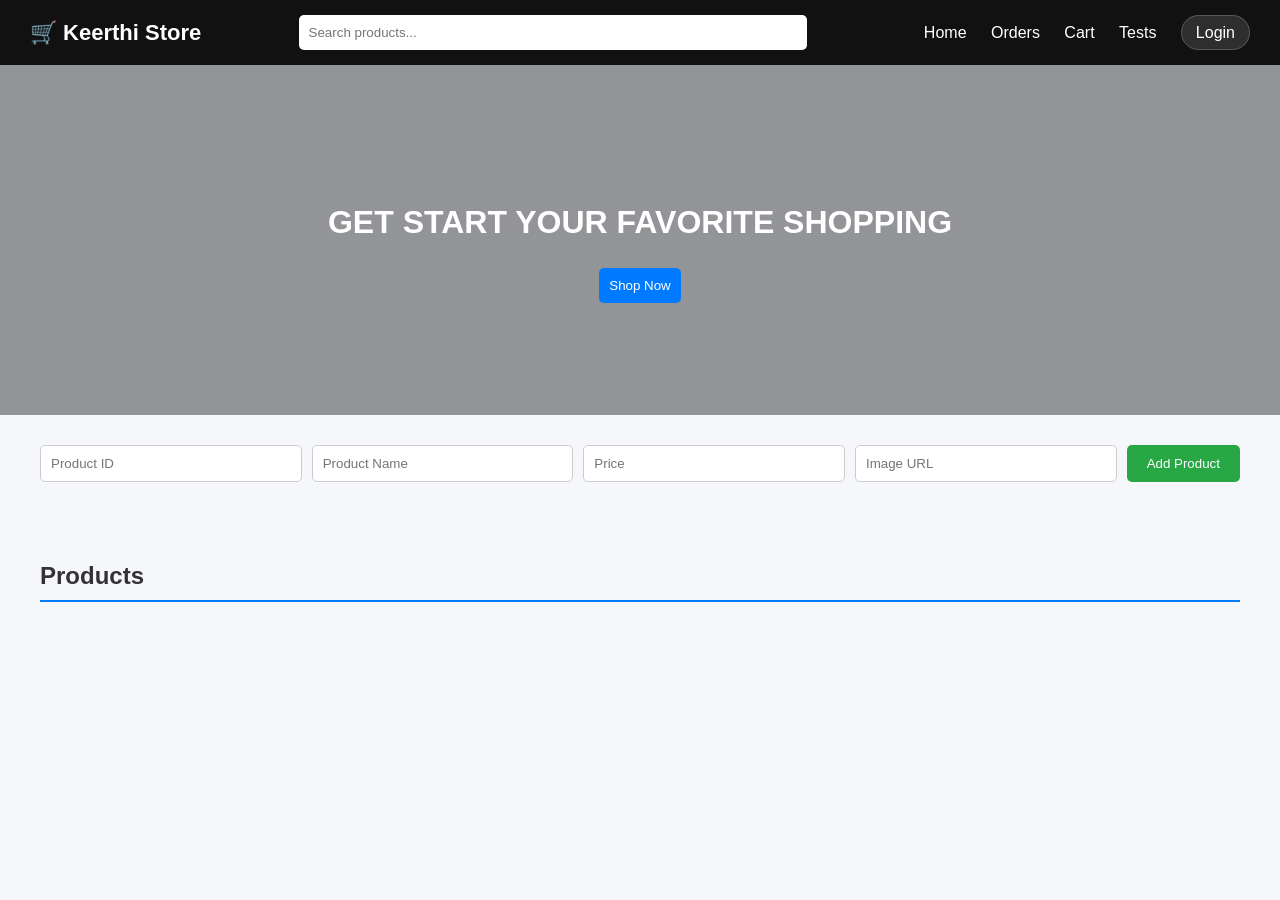
<file: frontend/pages/index.html>
<!DOCTYPE html>
<html>
<head>
    <meta charset="UTF-8">
    <title>Keerthi Store</title>

    <link rel="stylesheet" href="../css/style.css">
</head>

<body>

<!-- NAVBAR -->
<header class="navbar">
    <div class="logo">🛒 Keerthi Store</div>

    <input class="search" placeholder="Search products..." onkeyup="searchProduct()">

    <div class="nav-links">
        <a href="index.html">Home</a>
        <a href="orders.html">Orders</a>
        <a href="cart.html">Cart</a>
        <a href="../website.test.html">Tests</a>
        <a class="login-link" href="login.html">Login</a>
    </div>
</header>

<!-- HERO -->
<section class="hero">
    <div class="hero-text">
        <h1>GET START YOUR FAVORITE SHOPPING</h1>
        <button onclick="getProducts()">Shop Now</button>
    </div>
</section>

<!-- ADD PRODUCT -->
<div class="container">
    <div class="add-box">
        <input id="pid_add" placeholder="Product ID">
        <input id="name" placeholder="Product Name">
        <input id="price" placeholder="Price">
        <input id="image" placeholder="Image URL">
        <button onclick="addProduct()">Add Product</button>
    </div>
</div>

<!-- PRODUCTS -->
<div class="container">
    <h2>Products</h2>
    <div id="products" class="products"></div>
</div>

<script src="../js/script.js"></script>

</body>
</html>
</file>
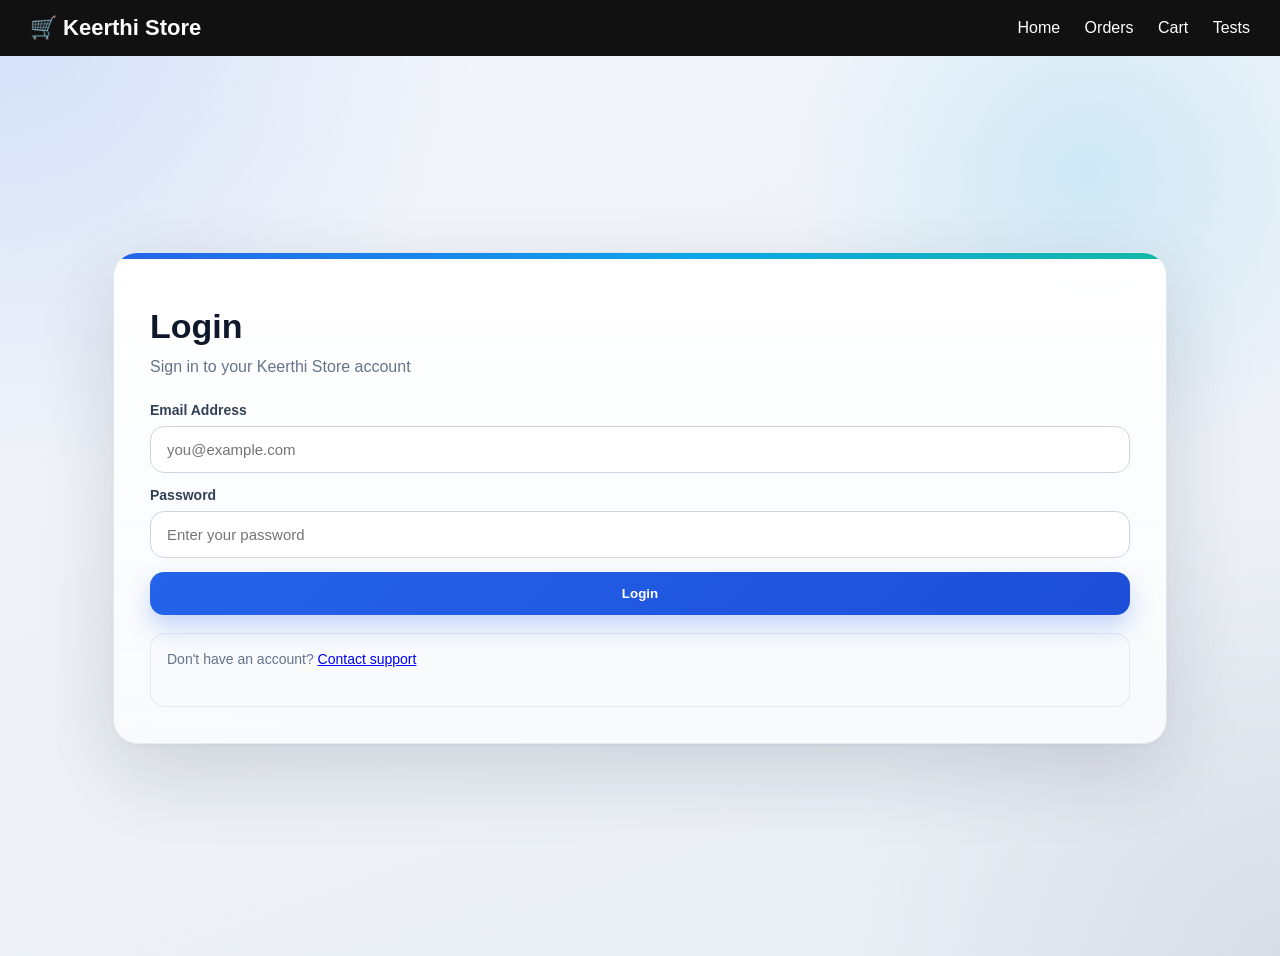
<file: frontend/login.html>
<!DOCTYPE html>
<html>
<head>
    <meta charset="UTF-8">
    <meta name="viewport" content="width=device-width, initial-scale=1.0">
    <title>Keerthi Store - Login</title>

    <link rel="stylesheet" href="css/style.css">
</head>

<body class="auth-page">

<header class="navbar">
    <div class="logo">🛒 Keerthi Store</div>

    <div class="nav-links">
        <a href="index.html">Home</a>
        <a href="orders.html">Orders</a>
        <a href="cart.html">Cart</a>
        <a href="website.test.html">Tests</a>
    </div>
</header>

<main class="auth-wrap">
    <section class="auth-card">
        <h1>Login</h1>
        <p>Sign in to your Keerthi Store account</p>

        <div id="loginMessage" class="auth-message"></div>

        <form class="auth-form" onsubmit="return handleLogin(event)">
            <label>
                Email Address
                <input id="loginEmail" type="email" placeholder="you@example.com" autocomplete="email" required>
            </label>

            <label>
                Password
                <input id="loginPassword" type="password" placeholder="Enter your password" autocomplete="current-password" required>
            </label>

            <button type="submit">Login</button>
        </form>

        <div class="auth-hint">
            <p>Don't have an account? <a href="index.html">Contact support</a></p>
        </div>
    </section>
</main>

<script src="js/script.js"></script>

</body>
</html>
</file>
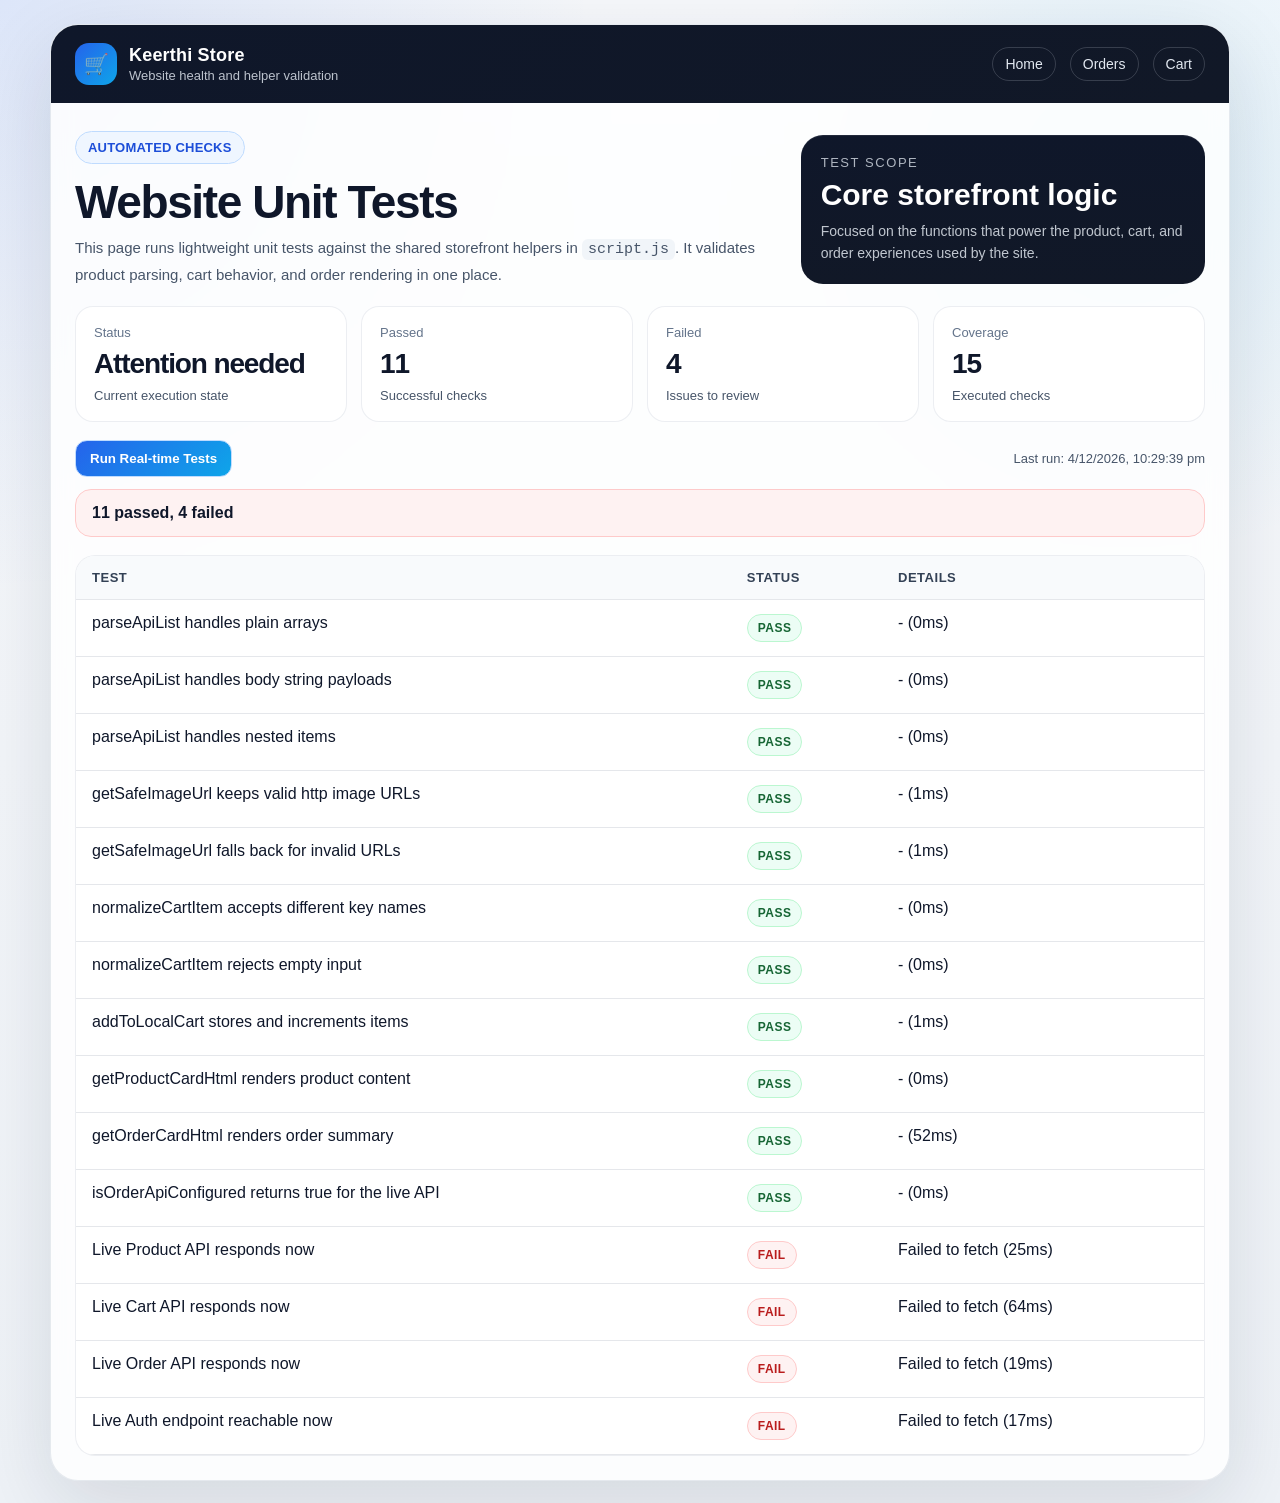
<file: frontend/website.test.html>
<!DOCTYPE html>
<html>
<head>
    <meta charset="UTF-8">
    <meta name="viewport" content="width=device-width, initial-scale=1.0">
    <title>Website Unit Tests</title>
    <meta name="color-scheme" content="light">
    <style>
        body {
            font-family: Aptos, "Segoe UI Variable Display", "Segoe UI", sans-serif;
            margin: 0;
            min-height: 100vh;
            color: #0f172a;
            background:
                radial-gradient(circle at top left, rgba(37, 99, 235, 0.12), transparent 30%),
                radial-gradient(circle at 88% 12%, rgba(14, 165, 233, 0.1), transparent 22%),
                linear-gradient(180deg, #f6f8fb 0%, #eef2f7 100%);
        }

        .panel {
            max-width: 1180px;
            margin: 0 auto;
            padding: 24px;
        }

        .shell {
            background: rgba(255, 255, 255, 0.82);
            border: 1px solid rgba(148, 163, 184, 0.22);
            border-radius: 28px;
            box-shadow: 0 24px 80px rgba(15, 23, 42, 0.12);
            overflow: hidden;
            backdrop-filter: blur(14px);
        }

        .topbar {
            display: flex;
            justify-content: space-between;
            align-items: center;
            gap: 16px;
            padding: 18px 24px;
            background: linear-gradient(135deg, #0f172a 0%, #111827 100%);
            color: #fff;
        }

        .brand {
            display: flex;
            align-items: center;
            gap: 12px;
        }

        .brand-mark {
            width: 42px;
            height: 42px;
            border-radius: 14px;
            background: linear-gradient(135deg, #2563eb 0%, #0ea5e9 100%);
            display: grid;
            place-items: center;
            font-size: 20px;
        }

        .brand-text h1 {
            margin: 0;
            font-size: 18px;
            letter-spacing: 0.2px;
        }

        .brand-text p {
            margin: 2px 0 0;
            color: rgba(226, 232, 240, 0.82);
            font-size: 13px;
        }

        .toplinks {
            display: flex;
            gap: 14px;
            flex-wrap: wrap;
        }

        .toplinks a {
            color: #e2e8f0;
            text-decoration: none;
            font-size: 14px;
            padding: 8px 12px;
            border-radius: 999px;
            border: 1px solid rgba(226, 232, 240, 0.18);
            transition: 0.2s ease;
        }

        .toplinks a:hover {
            background: rgba(255, 255, 255, 0.08);
        }

        .hero {
            padding: 28px 24px 18px;
            display: grid;
            grid-template-columns: 1.4fr 0.8fr;
            gap: 18px;
            align-items: center;
        }

        .eyebrow {
            display: inline-flex;
            align-items: center;
            gap: 8px;
            padding: 8px 12px;
            border-radius: 999px;
            background: #eff6ff;
            color: #1d4ed8;
            border: 1px solid #bfdbfe;
            font-size: 13px;
            font-weight: 700;
            letter-spacing: 0.2px;
            text-transform: uppercase;
        }

        .hero h2 {
            margin: 14px 0 10px;
            font-size: clamp(30px, 4vw, 46px);
            line-height: 1.05;
            letter-spacing: -0.03em;
            color: #0f172a;
        }

        .hero p {
            margin: 0;
            max-width: 760px;
            color: #475569;
            line-height: 1.65;
            font-size: 15px;
        }

        .hero-card {
            background: linear-gradient(180deg, #0f172a 0%, #111827 100%);
            color: #fff;
            border-radius: 22px;
            padding: 20px;
            box-shadow: inset 0 1px 0 rgba(255, 255, 255, 0.08);
        }

        .hero-card .label {
            color: rgba(226, 232, 240, 0.76);
            font-size: 13px;
            text-transform: uppercase;
            letter-spacing: 0.12em;
        }

        .hero-card .value {
            margin-top: 8px;
            font-size: 30px;
            font-weight: 800;
        }

        .hero-card .subvalue {
            margin-top: 8px;
            color: rgba(226, 232, 240, 0.84);
            line-height: 1.6;
            font-size: 14px;
        }

        .stats {
            display: grid;
            grid-template-columns: repeat(4, minmax(0, 1fr));
            gap: 14px;
            padding: 0 24px 18px;
        }

        .stat-card {
            background: rgba(255, 255, 255, 0.9);
            border: 1px solid rgba(148, 163, 184, 0.18);
            border-radius: 18px;
            padding: 18px;
        }

        .stat-label {
            color: #64748b;
            font-size: 13px;
            margin-bottom: 8px;
        }

        .stat-value {
            font-size: 28px;
            font-weight: 800;
            letter-spacing: -0.04em;
            color: #0f172a;
        }

        .stat-note {
            margin-top: 8px;
            color: #475569;
            font-size: 13px;
        }

        .content {
            padding: 0 24px 24px;
        }

        .actions {
            display: flex;
            justify-content: space-between;
            align-items: center;
            gap: 12px;
            margin-bottom: 12px;
            flex-wrap: wrap;
        }

        .run-btn {
            border: 1px solid #bfdbfe;
            background: linear-gradient(135deg, #2563eb 0%, #0ea5e9 100%);
            color: #fff;
            padding: 10px 14px;
            border-radius: 12px;
            font-weight: 700;
            cursor: pointer;
        }

        .run-btn:disabled {
            opacity: 0.7;
            cursor: not-allowed;
        }

        .run-meta {
            font-size: 13px;
            color: #475569;
        }

        .summary {
            padding: 14px 16px;
            border-radius: 16px;
            background: #eff6ff;
            border: 1px solid #bfdbfe;
            margin-bottom: 18px;
            font-weight: 700;
        }

        .table-wrap {
            overflow: hidden;
            border-radius: 20px;
            border: 1px solid rgba(148, 163, 184, 0.18);
            background: #fff;
        }

        table {
            width: 100%;
            border-collapse: collapse;
        }

        th, td {
            text-align: left;
            padding: 14px 16px;
            border-bottom: 1px solid #e5e7eb;
            vertical-align: top;
        }

        th {
            background: #f8fafc;
            color: #334155;
            font-size: 13px;
            text-transform: uppercase;
            letter-spacing: 0.04em;
        }

        .pass {
            color: #166534;
            font-weight: 700;
        }

        .fail {
            color: #b91c1c;
            font-weight: 700;
        }

        .badge {
            display: inline-flex;
            align-items: center;
            gap: 8px;
            padding: 6px 10px;
            border-radius: 999px;
            font-size: 12px;
            font-weight: 800;
            letter-spacing: 0.04em;
            text-transform: uppercase;
        }

        .badge.pass {
            background: #ecfdf5;
            border: 1px solid #bbf7d0;
        }

        .badge.fail {
            background: #fef2f2;
            border: 1px solid #fecaca;
        }

        code {
            background: #f1f5f9;
            padding: 2px 6px;
            border-radius: 6px;
            font-family: "Cascadia Mono", Consolas, monospace;
        }

        @media (max-width: 900px) {
            .hero, .stats {
                grid-template-columns: 1fr;
            }
        }

        @media (max-width: 640px) {
            .panel {
                padding: 14px;
            }

            .topbar,
            .hero,
            .stats,
            .content {
                padding-left: 16px;
                padding-right: 16px;
            }

            th, td {
                padding: 12px 10px;
                font-size: 14px;
            }
        }
    </style>
</head>
<body>
    <main class="panel">
        <section class="shell">
            <header class="topbar">
                <div class="brand">
                    <div class="brand-mark">🛒</div>
                    <div class="brand-text">
                        <h1>Keerthi Store</h1>
                        <p>Website health and helper validation</p>
                    </div>
                </div>
                <div class="toplinks">
                <a href="index.html">Home</a>
                <a href="orders.html">Orders</a>
                <a href="cart.html">Cart</a>
                </div>
            </header>

            <section class="hero">
                <div>
                    <span class="eyebrow">Automated checks</span>
                    <h2>Website Unit Tests</h2>
                    <p>This page runs lightweight unit tests against the shared storefront helpers in <code>script.js</code>. It validates product parsing, cart behavior, and order rendering in one place.</p>
                </div>
                <aside class="hero-card">
                    <div class="label">Test scope</div>
                    <div class="value">Core storefront logic</div>
                    <div class="subvalue">Focused on the functions that power the product, cart, and order experiences used by the site.</div>
                </aside>
            </section>

            <section class="stats">
                <div class="stat-card">
                    <div class="stat-label">Status</div>
                    <div id="summaryValue" class="stat-value">Running</div>
                    <div class="stat-note">Current execution state</div>
                </div>
                <div class="stat-card">
                    <div class="stat-label">Passed</div>
                    <div id="passedCount" class="stat-value">0</div>
                    <div class="stat-note">Successful checks</div>
                </div>
                <div class="stat-card">
                    <div class="stat-label">Failed</div>
                    <div id="failedCount" class="stat-value">0</div>
                    <div class="stat-note">Issues to review</div>
                </div>
                <div class="stat-card">
                    <div class="stat-label">Coverage</div>
                    <div id="coverageCount" class="stat-value">0</div>
                    <div class="stat-note">Executed checks</div>
                </div>
            </section>

            <section class="content">
                <div class="actions">
                    <button id="runNow" class="run-btn" type="button">Run Real-time Tests</button>
                    <div id="lastRun" class="run-meta">Last run: not started</div>
                </div>
                <div id="summary" class="summary">Running tests...</div>
                <div class="table-wrap">
                    <table>
                        <thead>
                            <tr>
                                <th>Test</th>
                                <th>Status</th>
                                <th>Details</th>
                            </tr>
                        </thead>
                        <tbody id="results"></tbody>
                    </table>
                </div>
            </section>
        </section>
    </main>

    <script src="js/script.js"></script>
    <script>
        (function () {
            const results = [];
            const runButton = document.getElementById('runNow');
            const summaryEl = document.getElementById('summary');
            const summaryValueEl = document.getElementById('summaryValue');
            const passedCountEl = document.getElementById('passedCount');
            const failedCountEl = document.getElementById('failedCount');
            const coverageCountEl = document.getElementById('coverageCount');
            const resultsEl = document.getElementById('results');
            const lastRunEl = document.getElementById('lastRun');

            function assert(condition, message) {
                if (!condition) {
                    throw new Error(message);
                }
            }

            function addResult(name, status, details, durationMs) {
                results.push({ name, status, details, durationMs });
            }

            async function runTest(name, fn) {
                const start = performance.now();
                try {
                    await fn();
                    addResult(name, 'PASS', '', Math.round(performance.now() - start));
                } catch (error) {
                    addResult(name, 'FAIL', error.message, Math.round(performance.now() - start));
                }
            }

            async function expectApiResponse(url, options) {
                const response = await fetch(url, options || {});
                if (!response.ok) {
                    throw new Error(`HTTP ${response.status}`);
                }

                try {
                    await response.json();
                } catch (error) {
                    // Response can be empty for some endpoints; no-op.
                }

                return response;
            }

            function renderResults() {
                const passed = results.filter(result => result.status === 'PASS').length;
                const failed = results.length - passed;

                summaryEl.textContent = `${passed} passed, ${failed} failed`;
                summaryEl.style.background = failed === 0 ? '#ecfdf5' : '#fef2f2';
                summaryEl.style.borderColor = failed === 0 ? '#bbf7d0' : '#fecaca';
                summaryValueEl.textContent = failed === 0 ? 'Healthy' : 'Attention needed';
                passedCountEl.textContent = String(passed);
                failedCountEl.textContent = String(failed);
                coverageCountEl.textContent = String(results.length);

                resultsEl.innerHTML = results.map(result => `
                    <tr>
                        <td>${result.name}</td>
                        <td><span class="badge ${result.status === 'PASS' ? 'pass' : 'fail'}">${result.status}</span></td>
                        <td>${result.details || '-'} (${result.durationMs}ms)</td>
                    </tr>
                `).join('');
            }

            async function runAllTests() {
                runButton.disabled = true;
                runButton.textContent = 'Running...';
                results.length = 0;
                summaryEl.textContent = 'Running tests...';
                summaryEl.style.background = '#eff6ff';
                summaryEl.style.borderColor = '#bfdbfe';

                localStorage.removeItem('keerthi_local_cart');

                await runTest('parseApiList handles plain arrays', async () => {
                    const data = [{ id: 1 }];
                    const result = parseApiList(data);
                    assert(Array.isArray(result), 'Expected an array');
                    assert(result.length === 1, 'Expected one item');
                });

                await runTest('parseApiList handles body string payloads', async () => {
                    const result = parseApiList({ body: JSON.stringify([{ id: 2 }]) });
                    assert(result.length === 1, 'Expected one parsed item');
                    assert(result[0].id === 2, 'Expected parsed item id 2');
                });

                await runTest('parseApiList handles nested items', async () => {
                    const result = parseApiList({ items: [{ id: 3 }] });
                    assert(result.length === 1, 'Expected one item from items array');
                });

                await runTest('getSafeImageUrl keeps valid http image URLs', async () => {
                    const url = getSafeImageUrl('https://example.com/image.png');
                    assert(url === 'https://example.com/image.png', 'Expected the original URL');
                });

                await runTest('getSafeImageUrl falls back for invalid URLs', async () => {
                    const url = getSafeImageUrl('javascript:alert(1)');
                    assert(url === FALLBACK_IMAGE, 'Expected fallback image');
                });

                await runTest('normalizeCartItem accepts different key names', async () => {
                    const item = normalizeCartItem({ productId: '42', qty: '3' });
                    assert(item.product_id === '42', 'Expected product_id 42');
                    assert(item.quantity === 3, 'Expected quantity 3');
                });

                await runTest('normalizeCartItem rejects empty input', async () => {
                    const item = normalizeCartItem({ quantity: 1 });
                    assert(item === null, 'Expected null for missing id');
                });

                await runTest('addToLocalCart stores and increments items', async () => {
                    localStorage.removeItem('keerthi_local_cart');
                    addToLocalCart('100');
                    addToLocalCart('100');
                    const cart = getLocalCart();
                    assert(cart.length === 1, 'Expected one cart item');
                    assert(cart[0].quantity === 2, 'Expected quantity 2');
                });

                await runTest('getProductCardHtml renders product content', async () => {
                    const html = getProductCardHtml({ product_id: '7', name: 'Lamp', price: 499, image: '' });
                    assert(html.includes('Lamp'), 'Expected product name');
                    assert(html.includes('Add to Cart'), 'Expected add button');
                });

                await runTest('getOrderCardHtml renders order summary', async () => {
                    const html = getOrderCardHtml({
                        order_id: 'ORD-1',
                        status: 'PLACED',
                        total_amount: 1200,
                        created_at: '2026-04-16T10:30:00Z',
                        cart_items: [{ name: 'Chair', quantity: 2, price: 600 }]
                    });
                    assert(html.includes('ORD-1'), 'Expected order id');
                    assert(html.includes('PLACED'), 'Expected order status');
                    assert(html.includes('Chair'), 'Expected order item name');
                });

                await runTest('isOrderApiConfigured returns true for the live API', async () => {
                    assert(isOrderApiConfigured() === true, 'Expected order API to be configured');
                });

                await runTest('Live Product API responds now', async () => {
                    await expectApiResponse(PRODUCT);
                });

                await runTest('Live Cart API responds now', async () => {
                    await expectApiResponse(CART);
                });

                await runTest('Live Order API responds now', async () => {
                    await expectApiResponse(ORDER);
                });

                await runTest('Live Auth endpoint reachable now', async () => {
                    const response = await fetch(`${AUTH}/me`, {
                        method: 'GET',
                        credentials: 'include'
                    });
                    if (!(response.ok || response.status === 401 || response.status === 403)) {
                        throw new Error(`HTTP ${response.status}`);
                    }
                });

                localStorage.removeItem('keerthi_local_cart');
                renderResults();
                lastRunEl.textContent = `Last run: ${new Date().toLocaleString('en-IN')}`;
                runButton.disabled = false;
                runButton.textContent = 'Run Real-time Tests';
            }

            runButton.addEventListener('click', runAllTests);
            runAllTests();
        })();
    </script>
</body>
</html>
</file>
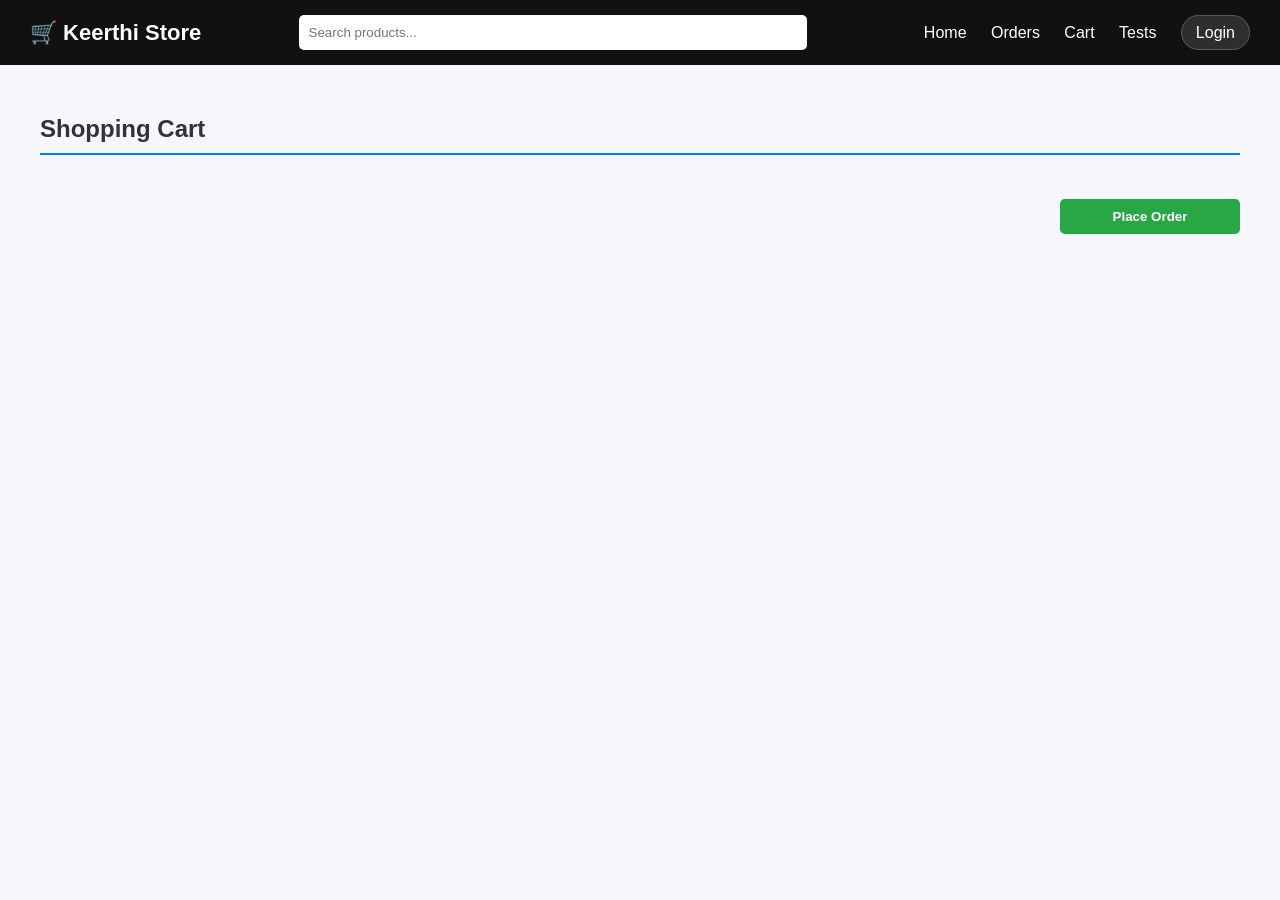
<file: frontend/pages/cart.html>
<!DOCTYPE html>
<html>
<head>
    <meta charset="UTF-8">
    <title>Keerthi Store - Cart</title>

    <link rel="stylesheet" href="../css/style.css">
</head>

<body>

<!-- NAVBAR -->
<header class="navbar">
    <div class="logo">🛒 Keerthi Store</div>

    <input class="search" placeholder="Search products..." onkeyup="searchProduct()">

    <div class="nav-links">
        <a href="index.html">Home</a>
        <a href="orders.html">Orders</a>
        <a href="cart.html">Cart</a>
        <a href="../website.test.html">Tests</a>
        <a class="login-link" href="login.html">Login</a>
    </div>
</header>

<div class="container" id="cartSection">
    <h2>Shopping Cart</h2>
    <div id="cart" class="products"></div>
    <div id="cartEmpty" style="text-align: center; padding: 40px; display:none;">
        <p>Cart is empty</p>
    </div>
    <div class="order-actions">
        <button class="order-btn" onclick="placeOrder()">Place Order</button>
    </div>
</div>

<script src="../js/script.js"></script>

</body>
</html>
</file>
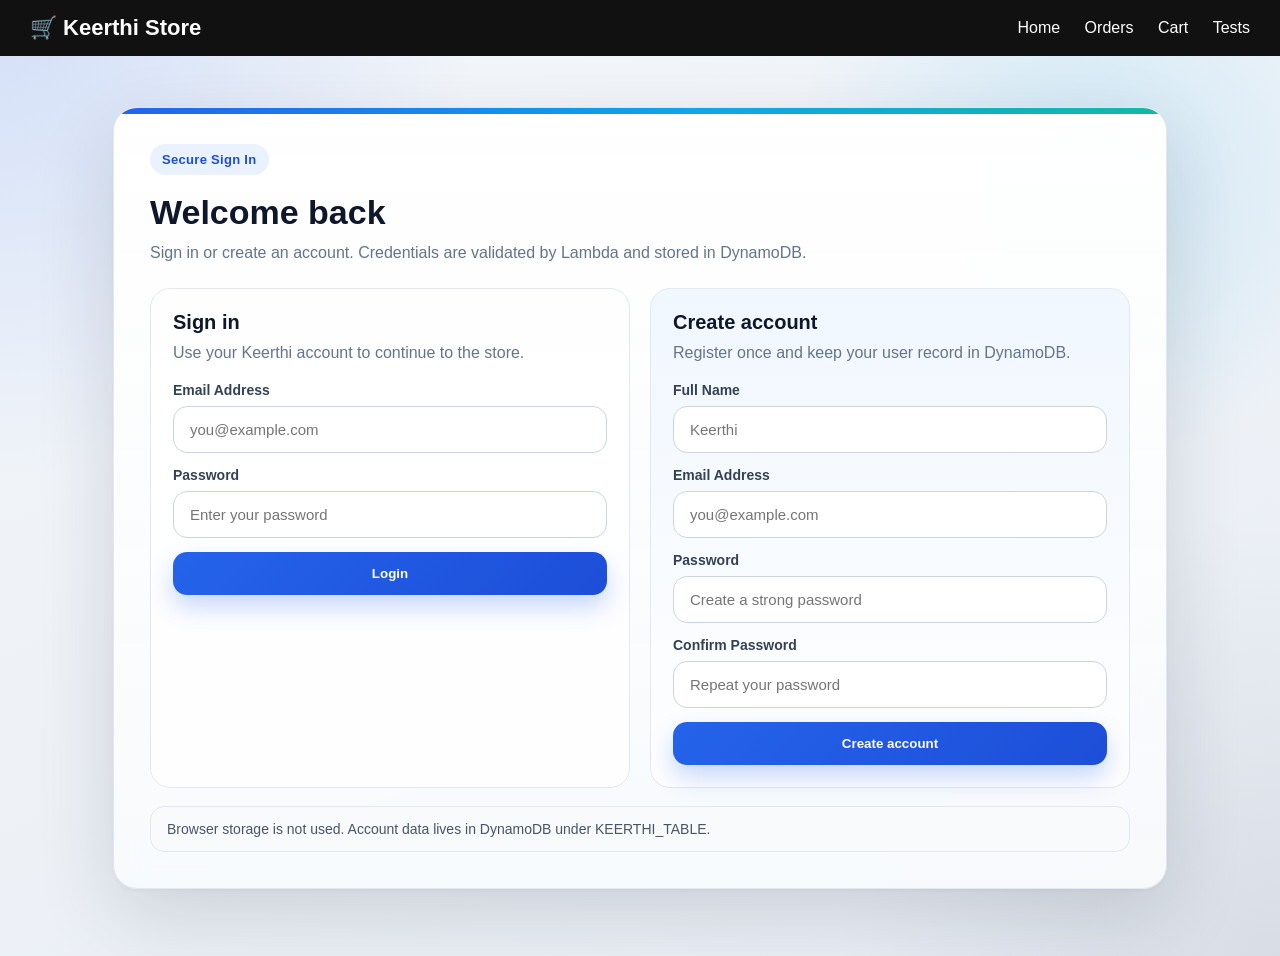
<file: frontend/pages/login.html>
<!DOCTYPE html>
<html>
<head>
    <meta charset="UTF-8">
    <meta name="viewport" content="width=device-width, initial-scale=1.0">
    <title>Keerthi Store - Login</title>

    <link rel="stylesheet" href="../css/style.css">
</head>

<body class="auth-page">

<header class="navbar">
    <div class="logo">🛒 Keerthi Store</div>

    <div class="nav-links">
        <a href="index.html">Home</a>
        <a href="orders.html">Orders</a>
        <a href="cart.html">Cart</a>
        <a href="../website.test.html">Tests</a>
    </div>
</header>

<main class="auth-wrap">
    <section class="auth-card">
        <div class="auth-badge">Secure Sign In</div>
        <h1>Welcome back</h1>
        <p>Sign in or create an account. Credentials are validated by Lambda and stored in DynamoDB.</p>

        <div id="loginMessage" class="auth-message"></div>
        <div id="registerMessage" class="auth-message auth-message-alt"></div>

        <div class="auth-grid">
            <section class="auth-panel">
                <h2>Sign in</h2>
                <p>Use your Keerthi account to continue to the store.</p>

                <form class="auth-form" onsubmit="return handleLogin(event)">
                    <label>
                        Email Address
                        <input id="loginEmail" type="email" placeholder="you@example.com" autocomplete="email" required>
                    </label>

                    <label>
                        Password
                        <input id="loginPassword" type="password" placeholder="Enter your password" autocomplete="current-password" required>
                    </label>

                    <button type="submit">Login</button>
                </form>
            </section>

            <section class="auth-panel auth-panel-soft">
                <h2>Create account</h2>
                <p>Register once and keep your user record in DynamoDB.</p>

                <form class="auth-form" onsubmit="return handleRegister(event)">
                    <label>
                        Full Name
                        <input id="registerName" type="text" placeholder="Keerthi" autocomplete="name" required>
                    </label>

                    <label>
                        Email Address
                        <input id="registerEmail" type="email" placeholder="you@example.com" autocomplete="email" required>
                    </label>

                    <label>
                        Password
                        <input id="registerPassword" type="password" placeholder="Create a strong password" autocomplete="new-password" minlength="8" required>
                    </label>

                    <label>
                        Confirm Password
                        <input id="registerConfirmPassword" type="password" placeholder="Repeat your password" autocomplete="new-password" minlength="8" required>
                    </label>

                    <button type="submit">Create account</button>
                </form>
            </section>
        </div>

        <div class="auth-hint">
            Browser storage is not used. Account data lives in DynamoDB under KEERTHI_TABLE.
        </div>
    </section>
</main>

<script src="../js/script.js"></script>

</body>
</html>
</file>
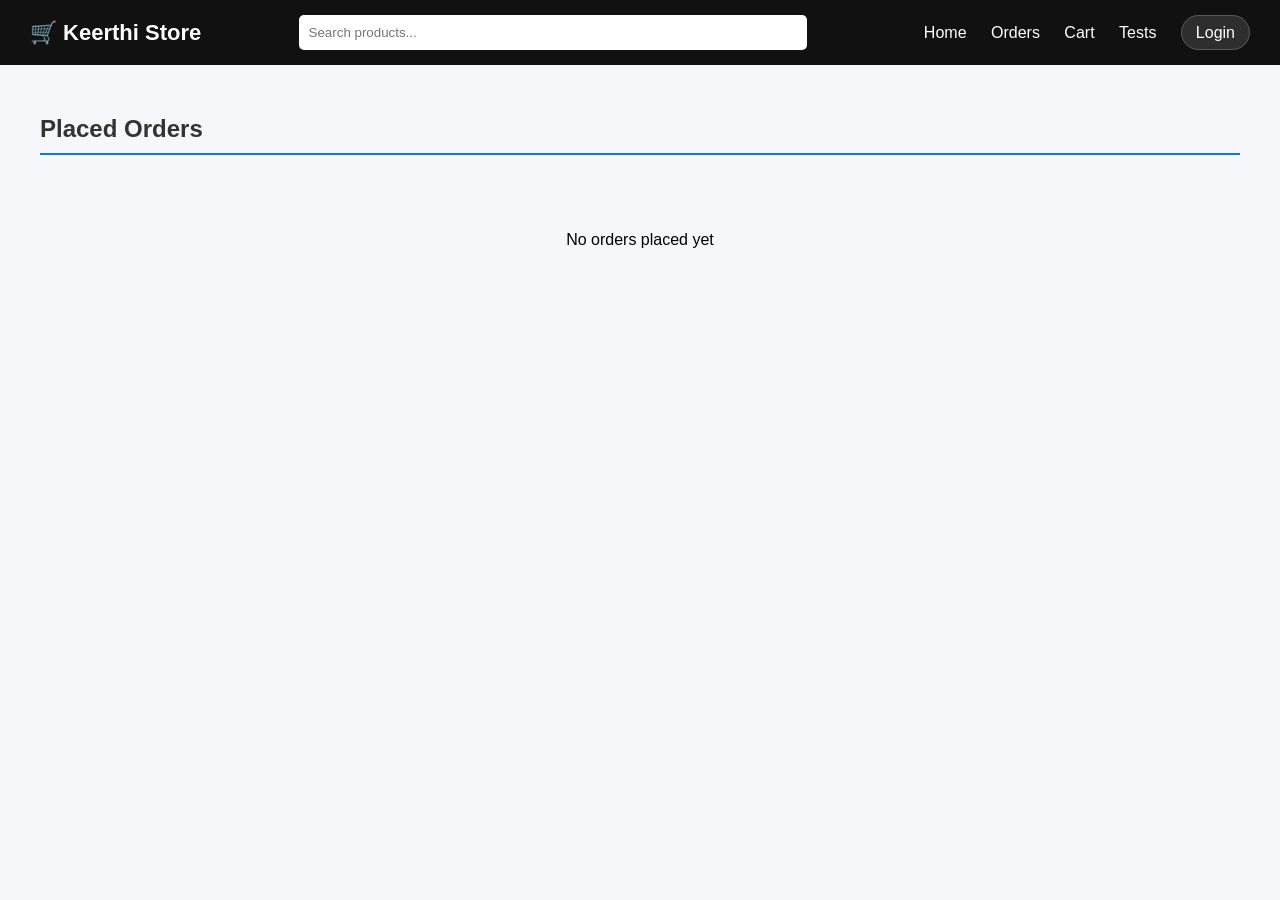
<file: frontend/pages/orders.html>
<!DOCTYPE html>
<html>
<head>
    <meta charset="UTF-8">
    <title>Keerthi Store - Orders</title>

    <link rel="stylesheet" href="../css/style.css">
</head>

<body>

<!-- NAVBAR -->
<header class="navbar">
    <div class="logo">🛒 Keerthi Store</div>

    <input class="search" placeholder="Search products..." onkeyup="searchProduct()">

    <div class="nav-links">
        <a href="index.html">Home</a>
        <a href="orders.html">Orders</a>
        <a href="cart.html">Cart</a>
        <a href="../website.test.html">Tests</a>
        <a class="login-link" href="login.html">Login</a>
    </div>
</header>

<div class="container" id="ordersSection">
    <h2>Placed Orders</h2>
    <div id="orders" class="products"></div>
    <div id="ordersEmpty" style="text-align:center; padding:40px; display:none;">
        <p>No orders placed yet</p>
    </div>
</div>

<script src="../js/script.js"></script>

</body>
</html>
</file>
<file: frontend/css/style.css>
body {
    margin: 0;
    font-family: 'Segoe UI', sans-serif;
    background: #f5f7fb;
}

body.auth-page {
    min-height: 100vh;
    background:
    radial-gradient(circle at top left, rgba(37, 99, 235, 0.16), transparent 30%),
    radial-gradient(circle at 85% 18%, rgba(14, 165, 233, 0.14), transparent 22%),
    radial-gradient(circle at bottom right, rgba(15, 23, 42, 0.08), transparent 28%),
    linear-gradient(160deg, #f4f7fb 0%, #eef2f7 50%, #e9eef5 100%);
}

/* NAVBAR */
.navbar {
    display: flex;
    justify-content: space-between;
    align-items: center;
    padding: 15px 30px;
    background: #111;
    color: white;
}

.logo {
    font-size: 22px;
    font-weight: bold;
}

.search {
    width: 40%;
    padding: 10px;
    border-radius: 5px;
    border: none;
}

.nav-links a {
    margin-left: 20px;
    cursor: pointer;
    color: white;
    text-decoration: none;
}

.nav-links .login-link {
    background: rgba(255, 255, 255, 0.12);
    border: 1px solid rgba(255, 255, 255, 0.2);
    padding: 8px 14px;
    border-radius: 999px;
}

/* HERO */
.hero {
    height: 350px;
    background: linear-gradient(rgba(0,0,0,0.4),rgba(0,0,0,0.4)),
    url('https://images.unsplash.com/photo-1521335629791-ce4aec67dd53');
    background-size: cover;
    background-position: center;
    display: flex;
    justify-content: center;
    align-items: center;
    color: white;
    text-align: center;
}

.hero h1 {
    font-size: 32px;
}

/* CONTAINER */
.container {
    padding: 30px;
    max-width: 1200px;
    margin: 0 auto;
}

.container h2 {
    color: #333;
    border-bottom: 2px solid #007bff;
    padding-bottom: 10px;
    margin-bottom: 20px;
}

/* ADD BOX */
.add-box {
    display: flex;
    gap: 10px;
    flex-wrap: wrap;
}

.add-box input {
    padding: 10px;
    border-radius: 5px;
    border: 1px solid #ccc;
    flex: 1;
    min-width: 180px;
}

.add-box button {
    background: #28a745;
    padding: 10px 20px;
}

.add-box button:hover {
    background: #218838;
}

/* GRID */
.products {
    display: grid;
    grid-template-columns: repeat(auto-fill,minmax(250px,1fr));
    gap: 20px;
}

/* CARD */
.card {
    background: white;
    padding: 15px;
    border-radius: 10px;
    text-align: center;
    box-shadow: 0 5px 15px rgba(0,0,0,0.1);
    transition: 0.3s;
    display: flex;
    flex-direction: column;
}

.card:hover {
    transform: translateY(-5px);
    box-shadow: 0 8px 20px rgba(0,0,0,0.15);
}

.card img {
    width: 100%;
    height: 200px;
    object-fit: cover;
    border-radius: 8px;
    margin-bottom: 10px;
}

.card h3 {
    margin: 10px 0 5px;
    font-size: 18px;
    color: #333;
}

.card p {
    margin: 5px 0;
    color: #666;
}

.card button {
    margin-top: 10px;
    width: 100%;
}

/* BUTTON */
button {
    padding: 10px;
    border: none;
    background: #007bff;
    color: white;
    border-radius: 5px;
    cursor: pointer;
}

button:hover {
    background: #0056b3;
}

.delete-btn {
    background: #dc3545;
}

.delete-btn:hover {
    background: #c82333;
}

.order-actions {
    margin-top: 24px;
    display: flex;
    justify-content: flex-end;
}

.order-btn {
    background: #28a745;
    min-width: 180px;
    font-weight: 600;
}

.order-btn:hover {
    background: #218838;
}

#orders.products {
    grid-template-columns: repeat(auto-fill,minmax(330px,1fr));
    align-items: start;
}

.order-card {
    text-align: left;
    gap: 10px;
}

.order-card h3 {
    margin: 0;
}

.order-header {
    display: flex;
    justify-content: space-between;
    align-items: center;
    gap: 12px;
}

.order-status {
    background: #e8f5e9;
    color: #1b5e20;
    border: 1px solid #a5d6a7;
    border-radius: 999px;
    padding: 4px 10px;
    font-size: 12px;
    font-weight: 700;
    letter-spacing: 0.4px;
}

.order-id-text {
    margin: 0;
    color: #4b5563;
    font-size: 14px;
    font-weight: 600;
    word-break: break-all;
}

.order-meta {
    border-top: 1px solid #e5e7eb;
    border-bottom: 1px solid #e5e7eb;
    padding: 8px 0;
}

.order-meta p {
    margin: 6px 0;
}

.order-items {
    display: flex;
    flex-direction: column;
    gap: 8px;
}

.order-item-row {
    display: grid;
    grid-template-columns: 1fr auto auto;
    gap: 10px;
    align-items: center;
    background: #f9fafb;
    border: 1px solid #edf1f5;
    border-radius: 8px;
    padding: 8px 10px;
}

.order-item-name {
    font-weight: 600;
    color: #1f2937;
}

.order-item-qty {
    color: #4b5563;
    font-size: 14px;
}

.order-item-price {
    font-weight: 700;
    color: #111827;
}

/* AUTH PAGE */
.auth-wrap {
    min-height: calc(100vh - 80px);
    display: flex;
    align-items: center;
    justify-content: center;
    padding: 32px 20px 48px;
}

.auth-card {
    width: min(100%, 980px);
    background: linear-gradient(180deg, rgba(255, 255, 255, 0.98) 0%, rgba(248, 250, 252, 0.95) 100%);
    border: 1px solid rgba(148, 163, 184, 0.24);
    border-radius: 24px;
    box-shadow: 0 28px 80px rgba(15, 23, 42, 0.14), 0 2px 4px rgba(15, 23, 42, 0.04);
    padding: 36px;
    backdrop-filter: blur(14px);
    position: relative;
    overflow: hidden;
}

.auth-card::before {
    content: "";
    position: absolute;
    inset: 0 0 auto 0;
    height: 6px;
    background: linear-gradient(90deg, #2563eb 0%, #0ea5e9 55%, #14b8a6 100%);
}

.auth-badge {
    display: inline-flex;
    align-items: center;
    gap: 8px;
    padding: 8px 12px;
    border-radius: 999px;
    background: #eaf2ff;
    color: #1d4ed8;
    font-size: 13px;
    font-weight: 700;
    letter-spacing: 0.3px;
}

.auth-card h1 {
    margin: 18px 0 8px;
    font-size: 34px;
    color: #0f172a;
}

.auth-card p {
    margin: 0 0 22px;
    color: #64748b;
    line-height: 1.6;
}

.auth-grid {
    display: grid;
    grid-template-columns: repeat(2, minmax(0, 1fr));
    gap: 20px;
}

.auth-panel {
    border: 1px solid #e2e8f0;
    border-radius: 20px;
    padding: 22px;
    background: rgba(255, 255, 255, 0.82);
}

.auth-panel h2 {
    margin: 0 0 6px;
    font-size: 20px;
    color: #0f172a;
}

.auth-panel p {
    margin-bottom: 16px;
}

.auth-panel-soft {
    background: linear-gradient(180deg, rgba(239, 246, 255, 0.92) 0%, rgba(255, 255, 255, 0.9) 100%);
}

.auth-form {
    display: grid;
    gap: 14px;
}

.auth-form label {
    display: grid;
    gap: 8px;
    color: #334155;
    font-size: 14px;
    font-weight: 600;
}

.auth-form input {
    width: 100%;
    box-sizing: border-box;
    padding: 14px 16px;
    border-radius: 14px;
    border: 1px solid #cbd5e1;
    background: #ffffff;
    font-size: 15px;
    color: #0f172a;
    transition: border-color 0.2s ease, box-shadow 0.2s ease, transform 0.2s ease;
}

.auth-form input:focus {
    outline: none;
    border-color: #2563eb;
    box-shadow: 0 0 0 4px rgba(37, 99, 235, 0.12);
    transform: translateY(-1px);
}

.auth-row {
    display: flex;
    justify-content: space-between;
    align-items: center;
    gap: 12px;
    font-size: 14px;
    color: #475569;
}

.auth-row a {
    color: #1d4ed8;
    text-decoration: none;
    font-weight: 600;
}

.auth-check {
    display: inline-flex;
    align-items: center;
    gap: 8px;
    font-weight: 500;
}

.auth-check input {
    width: 16px;
    height: 16px;
    margin: 0;
    accent-color: #2563eb;
}

.auth-message {
    display: none;
    padding: 12px 14px;
    border-radius: 12px;
    background: #eff6ff;
    color: #1e3a8a;
    border: 1px solid #bfdbfe;
    font-size: 14px;
}

.auth-message-alt {
    background: #f0fdf4;
    color: #14532d;
    border-color: #bbf7d0;
    margin-top: 12px;
}

.auth-form button {
    width: 100%;
    padding: 14px 16px;
    border-radius: 14px;
    font-weight: 700;
    background: linear-gradient(135deg, #2563eb 0%, #1d4ed8 100%);
    box-shadow: 0 12px 24px rgba(37, 99, 235, 0.25);
}

.auth-form button:hover {
    background: linear-gradient(135deg, #1d4ed8 0%, #1e40af 100%);
}

.auth-hint {
    margin-top: 18px;
    padding: 14px 16px;
    border-radius: 14px;
    background: #f8fafc;
    color: #475569;
    font-size: 14px;
    border: 1px solid #e2e8f0;
}

@media (max-width: 860px) {
    .auth-grid {
        grid-template-columns: 1fr;
    }

    .auth-card h1 {
        font-size: 28px;
    }
}
</file>
